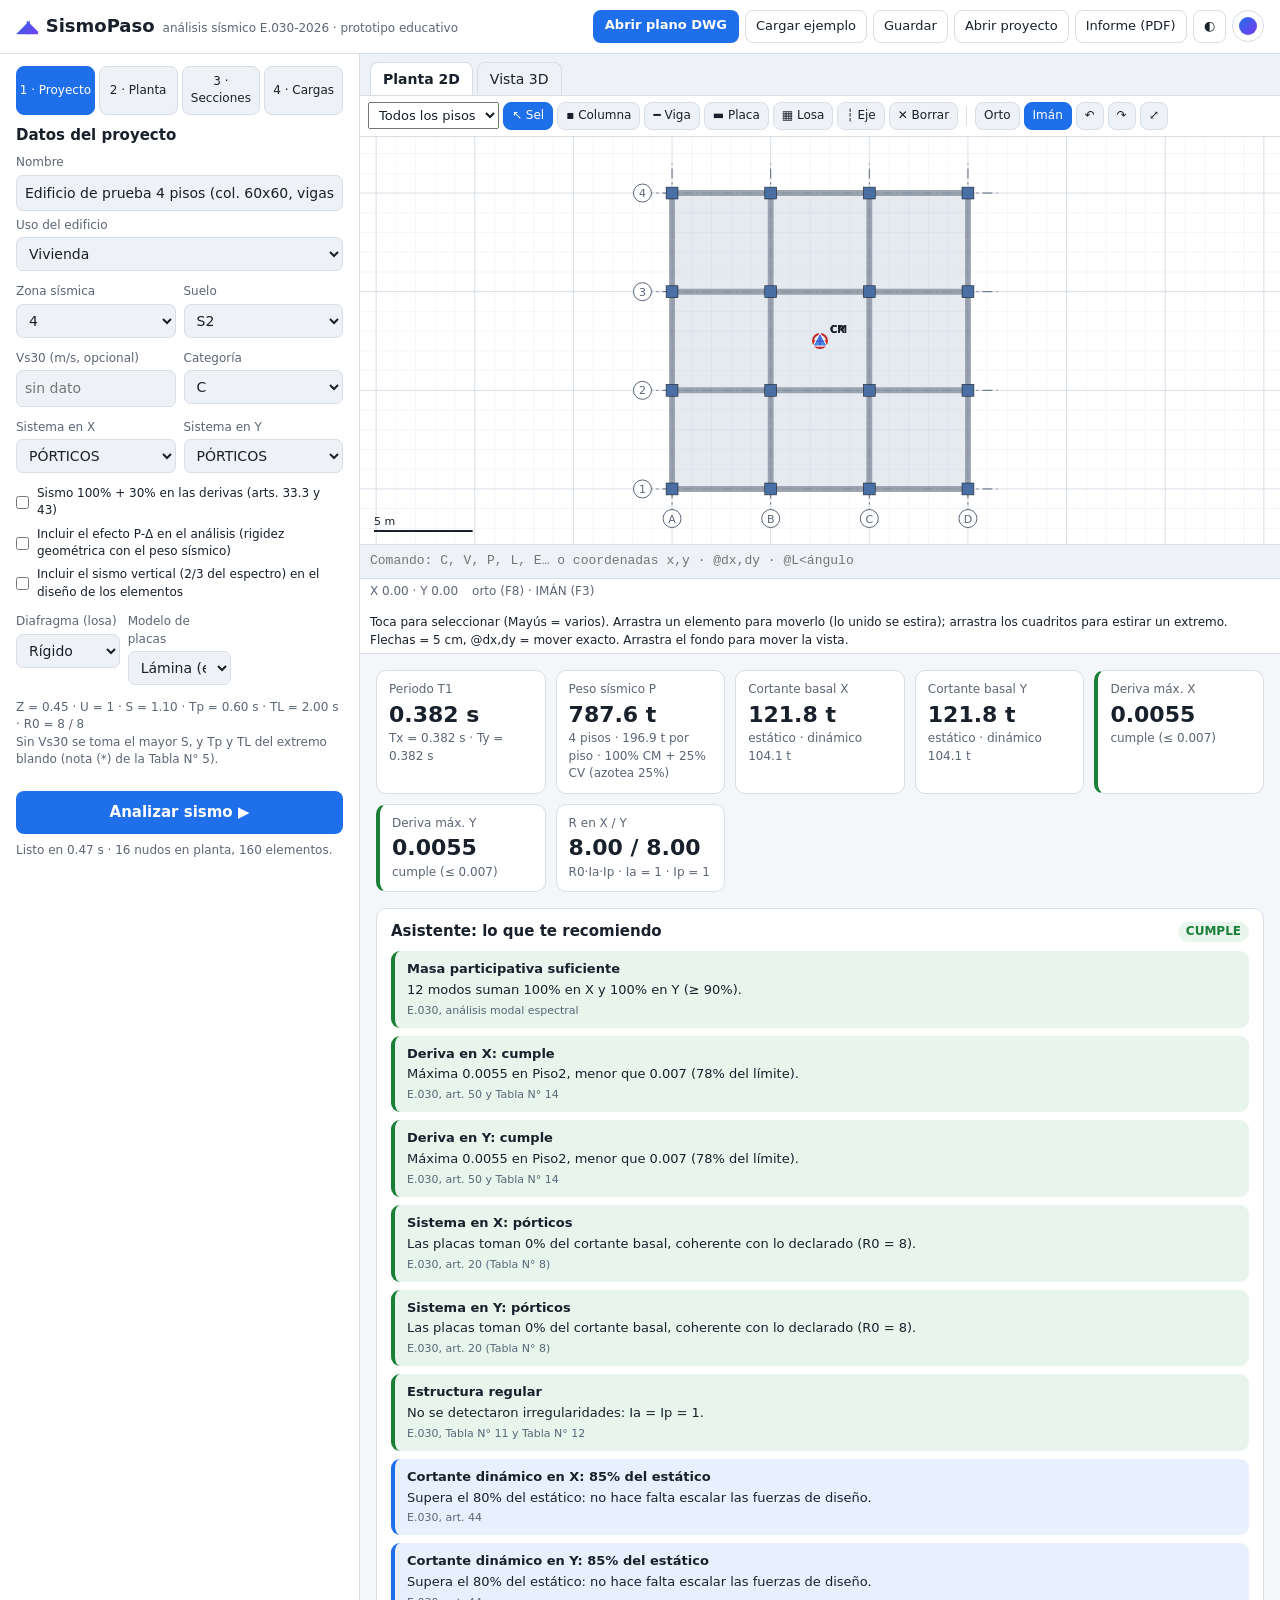
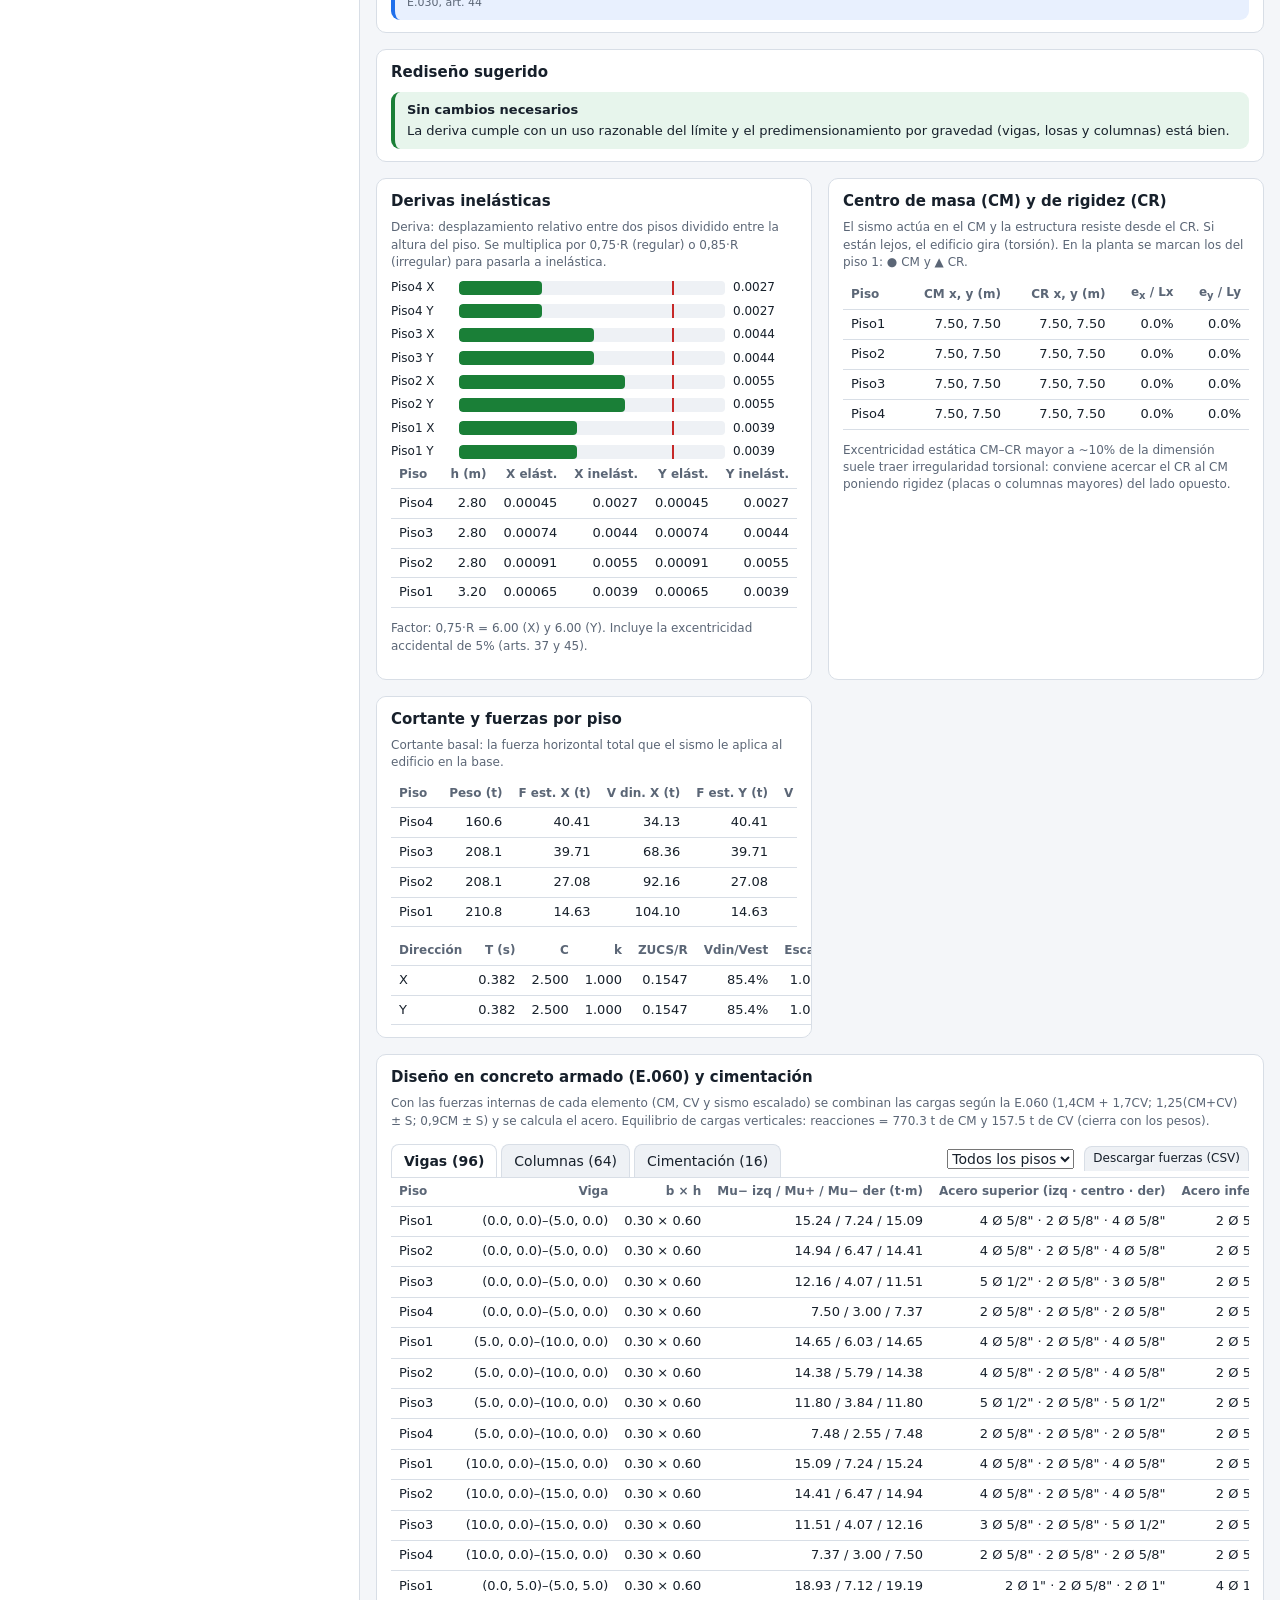
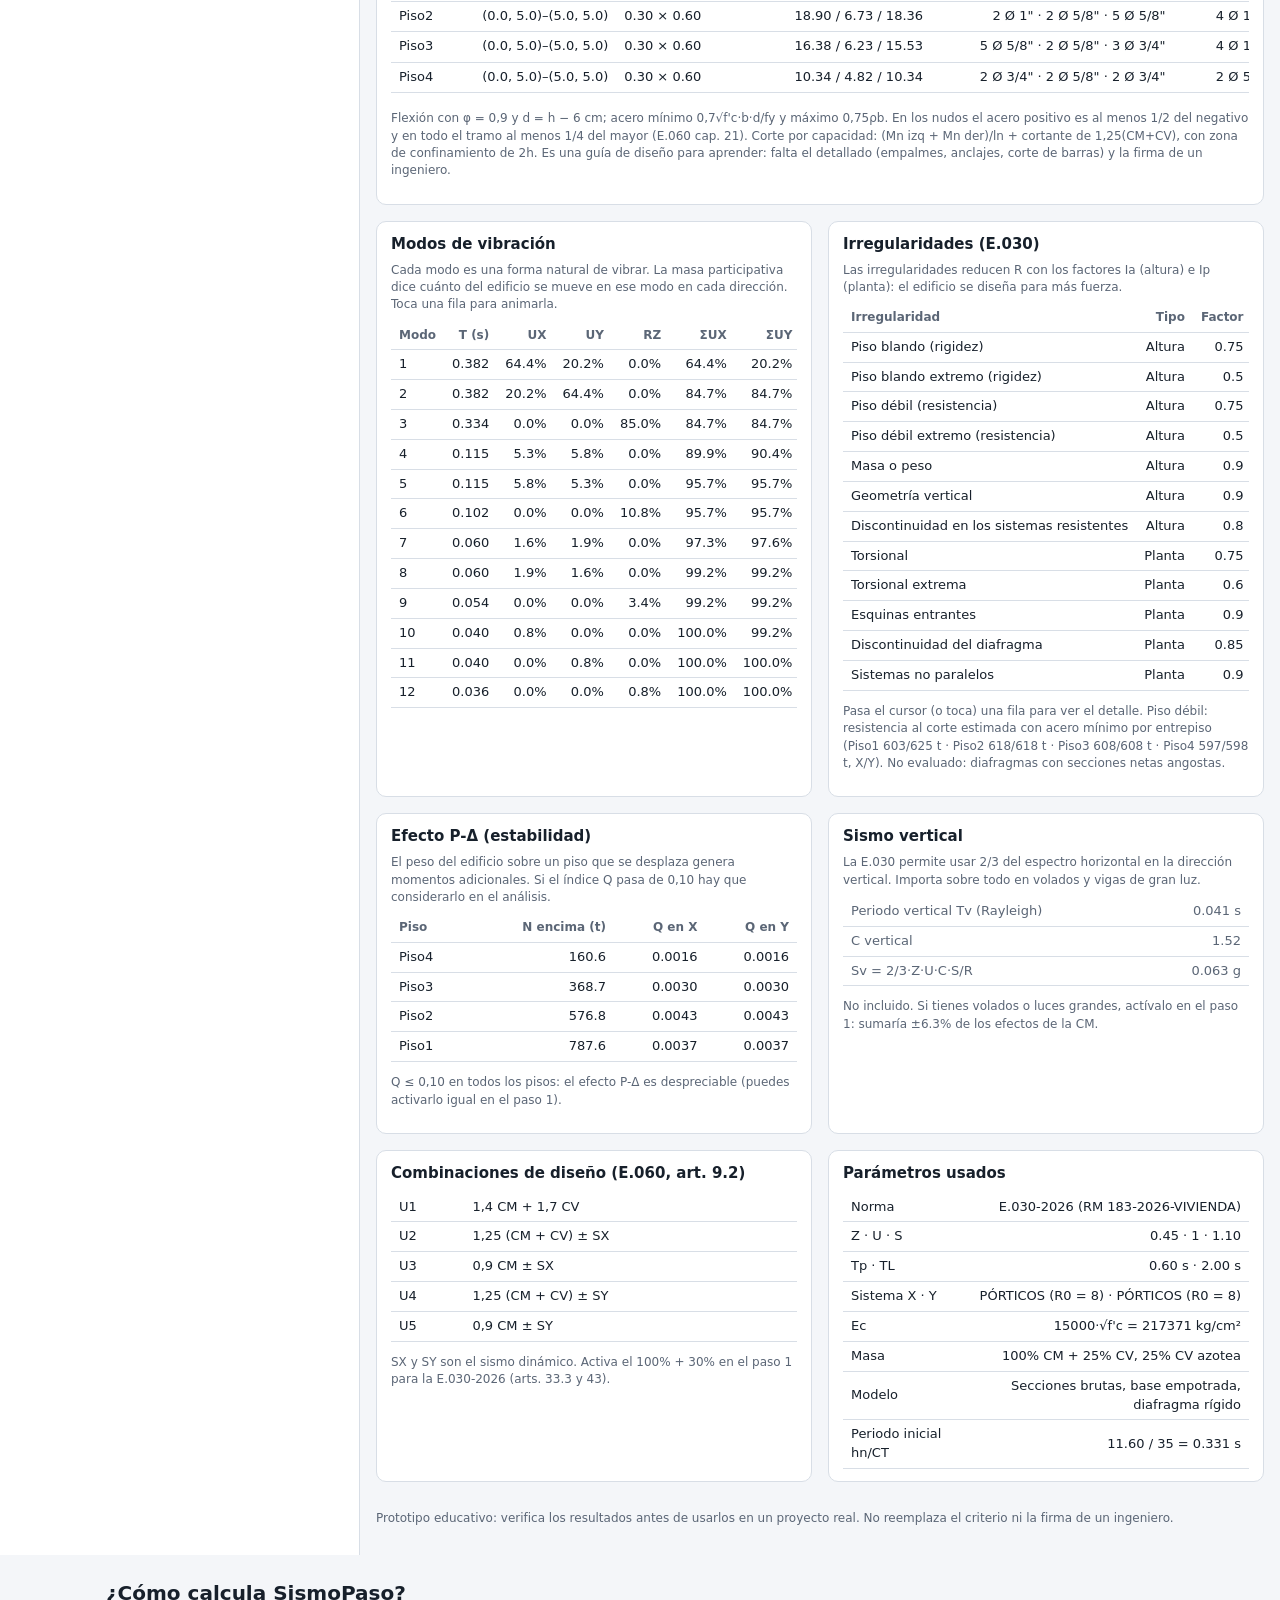
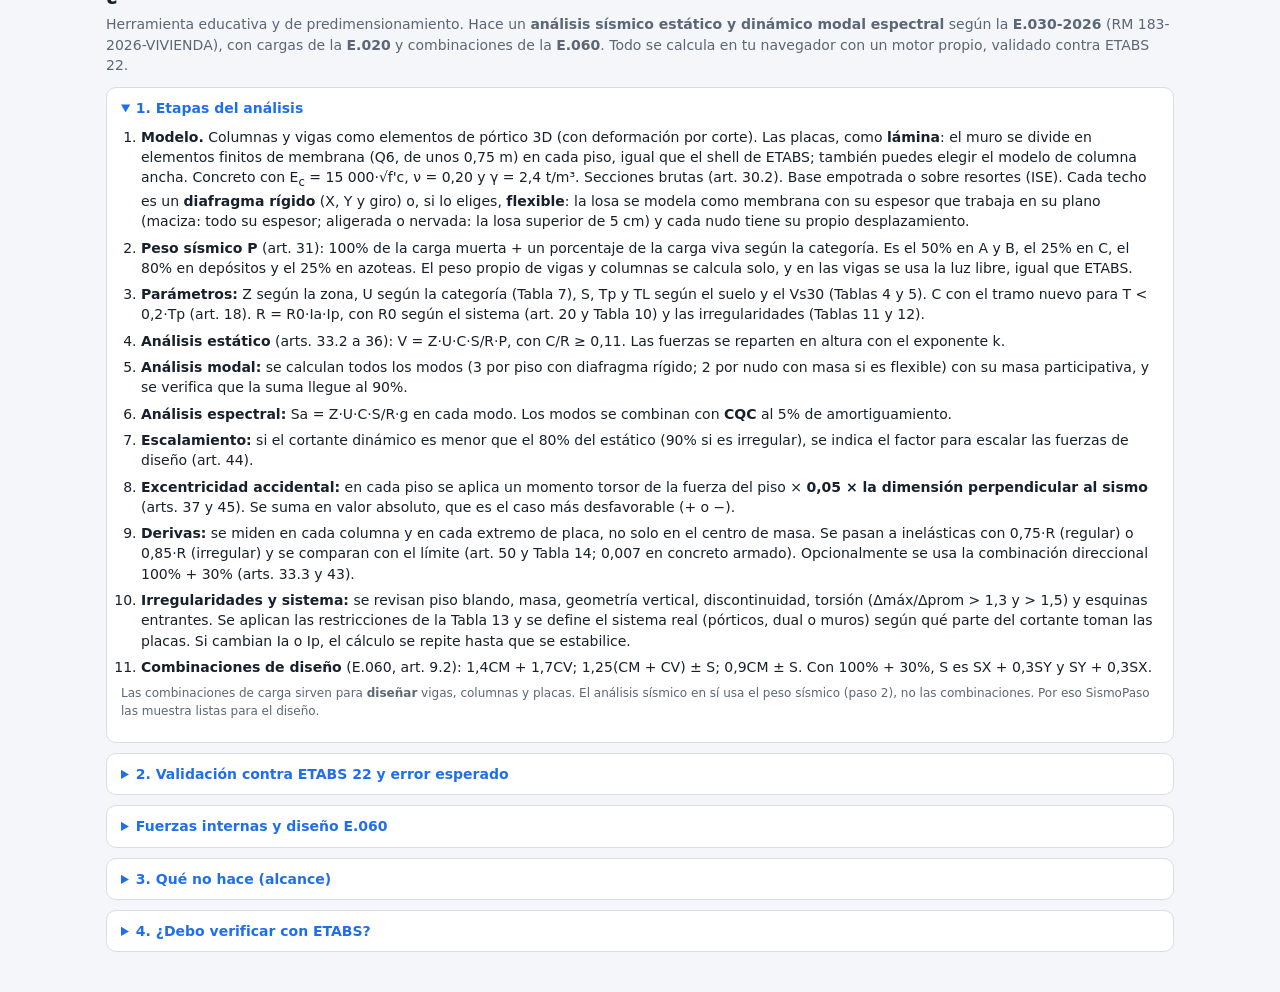
<file: sismo/index.html>
<!doctype html>
<html lang="es">
<head>
<meta charset="utf-8">
<meta name="viewport" content="width=device-width, initial-scale=1">
<title>SismoPaso: análisis sísmico E.030 online y gratis</title>
<meta name="description" content="SismoPaso hace el análisis sísmico de edificios según la norma peruana E.030 en el navegador: análisis estático y modal espectral, derivas, irregularidades, visor 3D y asistente normativo. Gratis, para estudiantes de ingeniería civil.">
<link rel="canonical" href="https://alex1525-cloud.github.io/calcupaso/sismo/">
<meta name="robots" content="index,follow">
<meta name="theme-color" content="#7F1D1D">
<meta property="og:type" content="website">
<meta property="og:locale" content="es_PE">
<meta property="og:site_name" content="SismoPaso">
<meta property="og:title" content="SismoPaso: análisis sísmico E.030 online">
<meta property="og:description" content="Análisis sísmico según la E.030 en el navegador, con visor 3D, derivas, irregularidades y asistente normativo.">
<meta property="og:url" content="https://alex1525-cloud.github.io/calcupaso/sismo/">
<meta property="og:image" content="https://alex1525-cloud.github.io/calcupaso/sismo/og.jpg">
<meta property="og:image:width" content="1200">
<meta property="og:image:height" content="630">
<meta name="twitter:card" content="summary_large_image">
<script type="application/ld+json">{"@context":"https://schema.org","@type":"WebApplication","name":"SismoPaso","url":"https://alex1525-cloud.github.io/calcupaso/sismo/","description":"Análisis sísmico de edificios según la norma peruana E.030 en el navegador: análisis estático y modal espectral, derivas, irregularidades, visor 3D y asistente normativo.","applicationCategory":"EducationalApplication","operatingSystem":"Cualquiera (navegador web)","inLanguage":"es","isAccessibleForFree":true,"offers":{"@type":"Offer","price":"0","priceCurrency":"PEN"},"image":"https://alex1525-cloud.github.io/calcupaso/sismo/og.jpg"}</script>
<link rel="stylesheet" href="src/app.css?v=20261116k">
</head>
<body>
<header class="top">
  <div class="brand"><span class="logo">◢◣</span> SismoPaso <small>análisis sísmico E.030-2026 · prototipo educativo</small></div>
  <div class="top-actions">
    <label class="primary-s file" title="Abrir un plano de AutoCAD o Civil 3D (.dwg o .dxf)">Abrir plano DWG<input id="filePlanoTop" type="file" accept=".dwg,.dxf"></label>
    <button id="btnEjemplo" class="ghost">Cargar ejemplo</button>
    <button id="btnGuardar" class="ghost">Guardar</button>
    <label class="ghost file" title="Abrir un proyecto guardado (.json)">Abrir proyecto<input id="fileAbrir" type="file" accept=".json"></label>
    <button id="btnInforme" class="ghost">Informe (PDF)</button>
    <button id="btnTema" class="ghost" title="Tema claro u oscuro">◐</button>
    <div class="palwrap"><button id="palbtn" class="palbtn" aria-expanded="false" aria-label="Elegir colores" title="Colores"><i></i></button>
      <div class="palpop" id="palpop" hidden>
        <button data-pal="azul"><i></i>Azul</button><button data-pal="rosa"><i></i>Rosado</button><button data-pal="rojo"><i></i>Rojo</button>
        <button data-pal="violeta"><i></i>Violeta</button><button data-pal="verde"><i></i>Verde</button><button data-pal="negro"><i></i>Negro</button>
      </div></div>
  </div>
</header>

<main class="layout">
  <aside class="panel" id="panel">
    <nav class="steps" id="steps">
      <button data-step="1" class="on">1 · Proyecto</button>
      <button data-step="2">2 · Planta</button>
      <button data-step="3">3 · Secciones</button>
      <button data-step="4">4 · Cargas</button>
    </nav>

    <section class="step" data-step="1">
      <h3>Datos del proyecto</h3>
      <label>Nombre <input id="nombre" type="text"></label>
      <label>Uso del edificio
        <select id="uso"></select>
      </label>
      <div class="row">
        <label>Zona sísmica <select id="zona"><option>4</option><option>3</option><option>2</option><option>1</option></select></label>
        <label>Suelo <select id="suelo"><option>S0</option><option>S1</option><option selected>S2</option><option>S3</option><option>S4</option></select></label>
      </div>
      <div class="row">
        <label>Vs30 (m/s, opcional) <input id="vs30" type="number" min="0" step="10" placeholder="sin dato"></label>
        <label>Categoría <select id="categoria"><option>A1</option><option>A2</option><option>B</option><option selected>C</option></select></label>
      </div>
      <div class="row">
        <label>Sistema en X <select id="sistemaX"><option>PÓRTICOS</option><option>DUAL</option><option>MUROS</option><option>ALBAÑILERÍA</option></select></label>
        <label>Sistema en Y <select id="sistemaY"><option>PÓRTICOS</option><option>DUAL</option><option>MUROS</option><option>ALBAÑILERÍA</option></select></label>
      </div>
      <label class="check"><input id="dir30" type="checkbox"> Sismo 100% + 30% en las derivas (arts. 33.3 y 43)</label>
      <label class="check"><input id="pDelta" type="checkbox"> Incluir el efecto P-Δ en el análisis (rigidez geométrica con el peso sísmico)</label>
      <label class="check"><input id="vertical" type="checkbox"> Incluir el sismo vertical (2/3 del espectro) en el diseño de los elementos</label>
      <div class="row3">
        <label>Diafragma (losa) <select id="diafragma" title="Rígido: cada piso se mueve como un bloque. Flexible: la losa se modela con su rigidez real en su plano (plantas largas, losas delgadas o con aberturas grandes)."><option value="rigido">Rígido</option><option value="flexible">Flexible (losa con su rigidez real)</option></select></label>
        <label>Modelo de placas <select id="modeloPlaca" title="Lámina: el muro se divide en elementos finitos (como ETABS). Columna ancha: una barra en el eje del muro."><option value="lamina">Lámina (elementos finitos)</option><option value="columna">Columna ancha</option></select></label>
      </div>
      <div class="hint" id="hintProyecto"></div>
    </section>

    <section class="step hidden" data-step="2">
      <h3>Pisos</h3>
      <div class="row3">
        <label>N.º de pisos <input id="nPisos" type="number" min="1" max="30"></label>
        <label>Altura piso 1 (m) <input id="h1" type="number" step="0.05"></label>
        <label>Altura típica (m) <input id="h" type="number" step="0.05"></label>
      </div>
      <h3>Planta</h3>
      <p class="hint">Dibuja en la pestaña <b>Planta 2D</b> como en AutoCAD (todos los pisos usan esta planta), o trae tu plano.</p>
      <div class="btns">
        <button id="btnDxf" class="secondary">Importar plano DWG / DXF</button>
        <button id="btnLosas" class="ghost">Losas automáticas</button>
      </div>
      <details class="rapido">
        <summary>Generar un pórtico rápido con luces</summary>
        <label>Luces en X (m, separadas por comas) <input id="ejesX" type="text"></label>
        <label>Luces en Y (m) <input id="ejesY" type="text"></label>
        <button id="btnGenerar" class="ghost">Generar (reemplaza la planta)</button>
      </details>
      <details class="rapido">
        <summary>Comandos del editor</summary>
        <table class="wrap ayuda"><tbody>
          <tr><td><b>C</b></td><td>Columna</td></tr><tr><td><b>V</b></td><td>Viga (encadenada; Esc termina)</td></tr>
          <tr><td><b>P</b></td><td>Placa</td></tr><tr><td><b>L</b></td><td>Losa (toca dentro de un paño)</td></tr>
          <tr><td><b>LA</b></td><td>Losas automáticas</td></tr><tr><td><b>E</b></td><td>Eje</td></tr>
          <tr><td><b>S</b> / <b>B</b></td><td>Seleccionar / Borrar</td></tr>
          <tr><td><b>x,y</b></td><td>Punto absoluto</td></tr><tr><td><b>@dx,dy</b></td><td>Punto relativo</td></tr>
          <tr><td><b>@L&lt;ángulo</b></td><td>Polar (ej. @5&lt;90)</td></tr><tr><td><b>5</b></td><td>Distancia en la dirección del cursor</td></tr>
          <tr><td><b>F8</b> / <b>F3</b></td><td>Orto / Imán</td></tr><tr><td><b>Ctrl+Z</b> / <b>Ctrl+Y</b></td><td>Deshacer / Rehacer</td></tr>
          <tr><td><b>Z</b></td><td>Zoom a todo · rueda: zoom · arrastrar: mover</td></tr>
        </tbody></table>
      </details>
      <div class="hint" id="hintPlano"></div>
    </section>

    <section class="step hidden" data-step="3">
      <h3>Elemento seleccionado</h3>
      <div id="propSel" class="hint">Usa la herramienta Seleccionar (S) en la planta para editar una columna, viga o placa.</div>
      <h3>Secciones para los elementos nuevos</h3>
      <div class="row3">
        <label>Columna b (m) <input id="colB" type="number" step="0.05"></label>
        <label>Columna h (m) <input id="colH" type="number" step="0.05"></label>
        <label>Giro (°) <input id="colAng" type="number" step="5"></label>
      </div>
      <div class="row3">
        <label>Forma de columna <select id="colForma"><option value="rect">Rectangular</option><option value="circ">Circular (D = b)</option><option value="L">En L</option><option value="T">En T</option></select></label>
        <label>Espesor del ala t (m) <input id="colT" type="number" step="0.05"></label>
      </div>
      <div class="row3">
        <label>Viga b (m) <input id="vigB" type="number" step="0.05"></label>
        <label>Viga h (m) <input id="vigH" type="number" step="0.05"></label>
        <label>Placa t (m) <input id="placaT" type="number" step="0.05"></label>
      </div>
      <div class="row3">
        <label>Placas/muros nuevos de <select id="placaMat"><option value="conc">Concreto armado</option><option value="alb">Albañilería confinada</option></select></label>
        <label>f'm albañilería (kg/cm²) <input id="fm" type="number" step="5" title="E.070: King Kong industrial 65, sólido artesanal 35"></label>
        <label>v'm (kg/cm²) <input id="vm" type="number" step="0.1"></label>
      </div>
      <div class="btns"><button id="btnTodasCol" class="ghost small">Aplicar a todas las columnas</button><button id="btnTodasVig" class="ghost small">… a todas las vigas</button><button id="btnTodasPla" class="ghost small">… a todas las placas</button></div>
      <h3>Losa</h3>
      <div class="row">
        <label>Tipo de losa <select id="losaTipo"></select></label>
        <label>Espesor h (m) <input id="losaH" type="number" step="0.01"></label>
      </div>
      <div class="hint" id="hintLosa"></div>
      <h3>Materiales</h3>
      <div class="row">
        <label>f'c (kg/cm²) <input id="fc" type="number" step="5"></label>
        <label>fy del acero (kg/cm²) <input id="fy" type="number" step="100"></label>
      </div>
      <button id="btnPredim" class="secondary">Sugerir predimensionamiento</button>
      <div id="predim" class="tips"></div>
    </section>

    <section class="step hidden" data-step="4">
      <h3>Cargas (E.020)</h3>
      <div class="row">
        <label>CM adicional pisos (kg/m²) <input id="cm" type="number" step="10" title="Acabados + tabiquería (el peso de la losa se suma solo)"></label>
        <label>CM adicional azotea (kg/m²) <input id="cmRoof" type="number" step="10"></label>
      </div>
      <div class="row">
        <label>CV pisos (kg/m²) <input id="cv" type="number" step="10"></label>
        <label>CV azotea (kg/m²) <input id="cvRoof" type="number" step="10"></label>
      </div>
      <div class="row">
        <label>CV escaleras (kg/m²) <input id="cvEsc" type="number" step="10"></label>
      </div>
      <div class="hint" id="hintCargas"></div>
      <h3>Cimentación</h3>
      <div class="row">
        <label>Capacidad portante qadm (kg/cm²) <input id="qadm" type="number" step="0.1" title="Del estudio de mecánica de suelos (EMS)"></label>
        <label>Profundidad de desplante Df (m) <input id="Df" type="number" step="0.1"></label>
      </div>
      <div class="hint">Con estos datos y las reacciones del análisis se dimensionan zapatas y cimientos corridos (en los resultados).</div>
      <label class="check"><input id="ise" type="checkbox"> Interacción suelo-estructura: resortes en la base según el suelo (Gazetas) en vez de base empotrada</label>
    </section>

    <div id="revision" class="tips"></div>
    <button id="btnAnalizar" class="primary">Analizar sismo ▶</button>
    <div id="estado" class="estado"></div>
  </aside>

  <section class="vista">
    <div class="tabs-vista">
      <button data-vista="planta" class="on">Planta 2D</button>
      <button data-vista="3d">Vista 3D</button>
    </div>
    <div class="cad-wrap" id="cadWrap">
      <div class="cad-bar" id="cadBar">
        <select id="pisoVista" title="Piso que se edita (como los niveles de Revit). En «Todos los pisos», lo que dibujes va en todos."><option value="0">Todos los pisos</option></select>
        <button data-h="sel" class="on" title="Seleccionar (S)">↖ Sel</button>
        <button data-h="col" title="Columna (C)">▪ Columna</button>
        <button data-h="viga" title="Viga (V)">━ Viga</button>
        <button data-h="placa" title="Placa (P)">▬ Placa</button>
        <button data-h="losa" title="Losa (L)">▦ Losa</button>
        <button data-h="eje" title="Eje (E)">┆ Eje</button>
        <button data-h="borrar" title="Borrar (B)">✕ Borrar</button>
        <span class="sep"></span>
        <button id="cadOrto" title="Orto (F8)">Orto</button>
        <button id="cadIman" class="on" title="Imán (F3)">Imán</button>
        <button id="cadDeshacer" title="Deshacer (Ctrl+Z)">↶</button>
        <button id="cadRehacer" title="Rehacer (Ctrl+Y)">↷</button>
        <button id="cadZoom" title="Zoom a todo (Z)">⤢</button>
      </div>
      <svg id="cad" class="cad"></svg>
      <div class="cad-pie">
        <input id="cmd" class="cmd" type="text" autocomplete="off" spellcheck="false" placeholder="Comando: C, V, P, L, E… o coordenadas x,y · @dx,dy · @L<ángulo">
        <div id="cadEstado" class="cad-estado"></div>
      </div>
    </div>
    <div class="visor-wrap hidden" id="visorWrap">
      <div id="visor" class="visor"></div>
      <div class="visor-bar">
        <select id="modoVista">
          <option value="modelo">Modelo</option>
          <option value="deriva">Derivas por piso</option>
        </select>
        <select id="selModo"></select>
        <label class="mini">Escala <input id="escala" type="range" min="0" max="100" value="45"></label>
        <button id="btnVista" class="ghost small">Vista inicial</button>
      </div>
      <div id="leyenda" class="leyenda"></div>
    </div>

    <div class="resultados" id="resultados">
      <div class="vacio">Arma tu edificio a la izquierda y pulsa <b>Analizar sismo</b>. El modelo de ejemplo (4 pisos, columnas de 60x60) ya está cargado.</div>
    </div>
  </section>
</main>

<section class="metodo" id="metodo">
  <h2>¿Cómo calcula SismoPaso?</h2>
  <p class="metodo-intro">Herramienta educativa y de predimensionamiento. Hace un <b>análisis sísmico estático y dinámico modal espectral</b> según la <b>E.030-2026</b> (RM 183-2026-VIVIENDA), con cargas de la <b>E.020</b> y combinaciones de la <b>E.060</b>. Todo se calcula en tu navegador con un motor propio, validado contra ETABS 22.</p>

  <details open><summary>1. Etapas del análisis</summary>
    <ol class="etapas">
      <li><b>Modelo.</b> Columnas y vigas como elementos de pórtico 3D (con deformación por corte). Las placas, como <b>lámina</b>: el muro se divide en elementos finitos de membrana (Q6, de unos 0,75 m) en cada piso, igual que el shell de ETABS; también puedes elegir el modelo de columna ancha. Concreto con E<sub>c</sub> = 15 000·√f'c, ν = 0,20 y γ = 2,4 t/m³. Secciones brutas (art. 30.2). Base empotrada o sobre resortes (ISE). Cada techo es un <b>diafragma rígido</b> (X, Y y giro) o, si lo eliges, <b>flexible</b>: la losa se modela como membrana con su espesor que trabaja en su plano (maciza: todo su espesor; aligerada o nervada: la losa superior de 5 cm) y cada nudo tiene su propio desplazamiento.</li>
      <li><b>Peso sísmico P</b> (art. 31): 100% de la carga muerta + un porcentaje de la carga viva según la categoría. Es el 50% en A y B, el 25% en C, el 80% en depósitos y el 25% en azoteas. El peso propio de vigas y columnas se calcula solo, y en las vigas se usa la luz libre, igual que ETABS.</li>
      <li><b>Parámetros:</b> Z según la zona, U según la categoría (Tabla 7), S, Tp y TL según el suelo y el Vs30 (Tablas 4 y 5). C con el tramo nuevo para T &lt; 0,2·Tp (art. 18). R = R0·Ia·Ip, con R0 según el sistema (art. 20 y Tabla 10) y las irregularidades (Tablas 11 y 12).</li>
      <li><b>Análisis estático</b> (arts. 33.2 a 36): V = Z·U·C·S/R·P, con C/R ≥ 0,11. Las fuerzas se reparten en altura con el exponente k.</li>
      <li><b>Análisis modal:</b> se calculan todos los modos (3 por piso con diafragma rígido; 2 por nudo con masa si es flexible) con su masa participativa, y se verifica que la suma llegue al 90%.</li>
      <li><b>Análisis espectral:</b> Sa = Z·U·C·S/R·g en cada modo. Los modos se combinan con <b>CQC</b> al 5% de amortiguamiento.</li>
      <li><b>Escalamiento:</b> si el cortante dinámico es menor que el 80% del estático (90% si es irregular), se indica el factor para escalar las fuerzas de diseño (art. 44).</li>
      <li><b>Excentricidad accidental:</b> en cada piso se aplica un momento torsor de la fuerza del piso × <b>0,05 × la dimensión perpendicular al sismo</b> (arts. 37 y 45). Se suma en valor absoluto, que es el caso más desfavorable (+ o −).</li>
      <li><b>Derivas:</b> se miden en cada columna y en cada extremo de placa, no solo en el centro de masa. Se pasan a inelásticas con 0,75·R (regular) o 0,85·R (irregular) y se comparan con el límite (art. 50 y Tabla 14; 0,007 en concreto armado). Opcionalmente se usa la combinación direccional 100% + 30% (arts. 33.3 y 43).</li>
      <li><b>Irregularidades y sistema:</b> se revisan piso blando, masa, geometría vertical, discontinuidad, torsión (Δmáx/Δprom &gt; 1,3 y &gt; 1,5) y esquinas entrantes. Se aplican las restricciones de la Tabla 13 y se define el sistema real (pórticos, dual o muros) según qué parte del cortante toman las placas. Si cambian Ia o Ip, el cálculo se repite hasta que se estabilice.</li>
      <li><b>Combinaciones de diseño</b> (E.060, art. 9.2): 1,4CM + 1,7CV; 1,25(CM + CV) ± S; 0,9CM ± S. Con 100% + 30%, S es SX + 0,3SY y SY + 0,3SX.</li>
    </ol>
    <p class="hint">Las combinaciones de carga sirven para <b>diseñar</b> vigas, columnas y placas. El análisis sísmico en sí usa el peso sísmico (paso 2), no las combinaciones. Por eso SismoPaso las muestra listas para el diseño.</p>
  </details>

  <details><summary>2. Validación contra ETABS 22 y error esperado</summary>
    <p>Se modelaron los mismos 6 edificios en ETABS 22 y en SismoPaso (zona 4, suelo S2, f'c 210, E.030-2026):</p>
    <div class="scroll"><table class="wrap"><thead><tr><th>Caso</th><th>T1 (s) Sismo / ETABS</th><th>V dinámico X (t)</th><th>Deriva máx.</th><th>Diferencia</th></tr></thead><tbody>
      <tr><td>Pórticos 60×60, 4 pisos</td><td>0,382 / 0,382</td><td>104,10 / 104,10</td><td>0,0055 / 0,0055</td><td>&lt; 0,5%</td></tr>
      <tr><td>Pórticos 40×40</td><td>0,610 / 0,610</td><td>84,67 / 84,70</td><td>0,0127 / 0,0127</td><td>&lt; 0,5%</td></tr>
      <tr><td>Planta en L (esquinas entrantes)</td><td>0,563 / 0,563</td><td>59,05 / 59,05</td><td>0,0147 / 0,0147</td><td>&lt; 0,5%</td></tr>
      <tr><td>Torsión extrema (placas en un borde)</td><td>0,612 / 0,611</td><td>179,45 / 179,69</td><td>0,0148 / 0,0148</td><td>&lt; 0,5%</td></tr>
      <tr><td>Muros de concreto</td><td>0,174 / 0,172</td><td>124,87 / 124,15</td><td>0,0011 / 0,0011</td><td>≈ 1%</td></tr>
      <tr><td>Dual (pórticos + placas)</td><td>0,170 / 0,169</td><td>109,91 / 109,39</td><td>0,0010 / 0,0010</td><td>≈ 1%</td></tr>
    </tbody></table></div>
    <p><b>Error esperado:</b> en <b>pórticos</b>, menos de 0,5% en periodos, peso, cortantes y derivas. El peso sísmico y el cortante estático coinciden exacto. En edificios con <b>placas</b> modeladas como lámina, el periodo sale cerca de 1% mayor y el cortante dinámico cerca de 0,5% mayor (con la columna ancha la diferencia sube a ~3%). La pequeña diferencia viene de que ETABS usa un shell con 6 grados de libertad por nudo y SismoPaso una membrana más la flexión fuera del plano en el eje del muro.</p>
  </details>

  <details><summary>Fuerzas internas y diseño E.060</summary>
    <ul>
      <li><b>Cargas de gravedad:</b> el peso propio de vigas, columnas y placas, más la CM y la CV de cada paño. La losa se reparte a sus vigas: en una dirección va a las vigas largas, y en dos direcciones por el método de los 45° (triángulos y trapecios). Se verifica que las reacciones sumen el peso total.</li>
      <li><b>Sismo:</b> fuerzas de cada modo combinadas con CQC, escaladas igual que el cortante basal, más la torsión accidental.</li>
      <li><b>Combinaciones (E.060 cap. 9):</b> 1,4CM + 1,7CV; 1,25(CM+CV) ± S; 0,9CM ± S. Las fuerzas se pueden descargar en CSV.</li>
      <li><b>P-Δ:</b> se calcula el índice de estabilidad Q = N·Δ/(V·h·R) en cada piso; si pasa de 0,10 se recomienda activar el P-Δ, que agrega la rigidez geométrica −N/h a cada entrepiso.</li>
      <li><b>Sismo vertical (opcional):</b> 2/3 del espectro horizontal con el periodo vertical (Rayleigh con la deformada de la carga muerta); sus efectos se combinan con los horizontales por raíz cuadrada de la suma de cuadrados.</li>
      <li><b>Piso débil y sistemas no paralelos:</b> la resistencia al corte de cada entrepiso se estima con acero mínimo (columnas 1%, placas 0,25%), comparando con el piso de arriba (80% y 65%). Los ejes a 30° o más de X e Y que toman más del 10% del cortante marcan sistemas no paralelos.</li>
      <li><b>Albañilería confinada (E.070):</b> los muros se modelan como placas con Em = 500 f'm y Gm = 0,4 Em. Se revisa el espesor, el esfuerzo axial, la fisuración con el sismo moderado y la resistencia global (Σ Vm ≥ V del sismo severo). El límite de deriva es 0,005.</li>
      <li><b>Interacción suelo-estructura (opcional):</b> cada columna o placa se apoya en resortes con las rigideces de Gazetas para su zapata (tamaño por cargas de gravedad y qadm). El suelo usa G = 0,5·ρ·Vs², con el Vs30 del paso 1 o un valor típico del perfil.</li>
      <li><b>Diafragma flexible y aberturas:</b> con «Diafragma: Flexible» (paso 1) cada paño de losa es una membrana; los vacíos y escaleras quedan sin membrana, así que una abertura grande se nota sola en los periodos, las derivas y la torsión. Sirve para plantas largas o angostas, losas delgadas y pisos con grandes vacíos. Las cargas sísmicas de piso se reparten según la masa de cada nudo.</li>
      <li><b>Plantas distintas por piso:</b> en la planta eliges el piso que editas (como los niveles de Revit). Lo que dibujas va solo en ese piso, y borrar quita el elemento solo de ese piso. En el panel de propiedades cada elemento tiene «desde piso» y «hasta piso». Así se modelan retranqueos, columnas que nacen arriba y azoteas parciales.</li>
      <li><b>Diseño:</b> vigas (flexión y corte por capacidad), columnas (diagrama de interacción por fibras, biaxial), placas (núcleos, acero repartido, corte amplificado) y zapatas por capacidad portante, punzonamiento y corte.</li>
    </ul>
  </details>

  <details><summary>3. Qué no hace (alcance)</summary>
    <ul>
      <li>Análisis no lineal (pushover) y tiempo-historia: la E.030 no los exige para edificios comunes y aquí no se incluyen.</li>
      <li>Secciones agrietadas: se usan secciones brutas, como pide el art. 30.2.</li>
      <li>El diafragma flexible usa un elemento por paño de losa: es exacto para paños rectangulares y aproximado en paños muy irregulares.</li>
    </ul>
  </details>

  <details><summary>4. ¿Debo verificar con ETABS?</summary>
    <p>Para <b>aprender, predimensionar y comparar alternativas</b> SismoPaso es suficiente, y cada resultado cita su artículo de la norma. Para un <b>expediente técnico o una obra real</b>, el análisis debe verificarse con un programa comercial (ETABS, SAP2000 u otro) y debe firmarlo un ingeniero civil colegiado y habilitado. Eso es aún más importante si el edificio tiene placas, irregularidades fuertes o alguno de los límites de arriba.</p>
  </details>
</section>

<div id="informe" class="informe"></div>

<dialog id="dlgDxf" class="dlg">
  <h3>Importar plano DWG o DXF</h3>
  <p class="hint">Sube el <b>DWG</b> de AutoCAD o Civil 3D tal cual, o un <b>DXF</b>. Se lee en tu navegador: el archivo no se sube a ningún lado. Si algún DWG no abre, en AutoCAD usa <b>Guardar como → DXF</b> y súbelo así.</p>
  <div class="btns">
    <label class="ghost file">Elegir archivo .dwg o .dxf<input id="fileDxf" type="file" accept=".dwg,.dxf"></label>
    <button id="btnDxfEjemplo" class="ghost">Usar un DXF de ejemplo</button>
  </div>
  <div id="dxfInfo"></div>
  <div class="btns fin">
    <button id="btnDxfCancelar" class="ghost">Cancelar</button>
    <button id="btnDxfImportar" class="primary-s" disabled>Importar</button>
  </div>
</dialog>

<script src="lib/three.min.js?v=20261116k"></script>
<script src="lib/OrbitControls.js?v=20261116k"></script>
<script src="src/solver.js?v=20261116k"></script>
<script src="src/e030.js?v=20261116k"></script>
<script src="src/irreg.js?v=20261116k"></script>
<script src="src/plano.js?v=20261116k"></script>
<script src="src/dxf.js?v=20261116k"></script>
<script src="src/cad.js?v=20261116k"></script>
<script src="src/asistente.js?v=20261116k"></script>
<script src="src/rediseno.js?v=20261116k"></script>
<script src="src/fuerzas.js?v=20261116k"></script>
<script src="src/diseno.js?v=20261116k"></script>
<script src="src/ise.js?v=20261116k"></script>
<script src="src/visor.js?v=20261116k"></script>
<script src="src/app.js?v=20261116k"></script>
</body>
</html>
</file>
<file: sismo/src/app.css>
:root {
  --bg: #f4f6f9; --surface: #ffffff; --surface2: #eef1f5; --text: #17202b; --muted: #5b6676; --border: #d8dee6;
  --accent: #1f6feb; --accent-ink: #ffffff; --ok: #1a7f37; --warn: #b35900; --bad: #c62828;
  --ok-bg: #e7f5ec; --warn-bg: #fff3e0; --bad-bg: #fdecec; --info-bg: #e8f0fe;
  --col: #4a6fa5; --beam: #8c96a3; --wall: #e8862a; --slab: #9fb3c8; --empty: #cfd5dd;
  --radius: 10px;
  font-family: system-ui, -apple-system, "Segoe UI", Roboto, sans-serif;
}
@media (prefers-color-scheme: dark) {
  :root:not([data-theme="light"]) {
    --bg: #0f141b; --surface: #171e27; --surface2: #1f2833; --text: #e6ebf1; --muted: #9aa6b4; --border: #2c3744;
    --accent: #4c8dff; --ok: #3fb950; --warn: #f0a24b; --bad: #ff6b6b;
    --ok-bg: #12301d; --warn-bg: #3a2810; --bad-bg: #3d1717; --info-bg: #15263f;
    --col: #6f94d0; --beam: #7b8796; --wall: #f0a24b; --slab: #50657c; --empty: #2c3744;
  }
}
:root[data-theme="dark"] {
  --bg: #0f141b; --surface: #171e27; --surface2: #1f2833; --text: #e6ebf1; --muted: #9aa6b4; --border: #2c3744;
  --accent: #4c8dff; --ok: #3fb950; --warn: #f0a24b; --bad: #ff6b6b;
  --ok-bg: #12301d; --warn-bg: #3a2810; --bad-bg: #3d1717; --info-bg: #15263f;
  --col: #6f94d0; --beam: #7b8796; --wall: #f0a24b; --slab: #50657c; --empty: #2c3744;
}
* { box-sizing: border-box; }
html, body { margin: 0; background: var(--bg); color: var(--text); }
body { font-size: 14px; line-height: 1.45; }
button, input, select { font: inherit; color: inherit; }
.top { display: flex; align-items: center; justify-content: space-between; gap: 12px; padding: 10px 16px;
  background: var(--surface); border-bottom: 1px solid var(--border); flex-wrap: wrap; }
.brand { font-weight: 700; font-size: 18px; display: flex; align-items: baseline; gap: 8px; flex-wrap: wrap; }
.brand small { font-weight: 400; color: var(--muted); font-size: 12px; }
.logo { color: var(--accent); letter-spacing: -3px; }
.top-actions { display: flex; gap: 6px; flex-wrap: wrap; }
button { cursor: pointer; border-radius: 8px; border: 1px solid var(--border); background: var(--surface2); padding: 6px 12px; }
button.ghost, label.ghost { background: transparent; border: 1px solid var(--border); padding: 6px 10px; border-radius: 8px; cursor: pointer; font-size: 13px; color: var(--text); margin: 0; line-height: 1.45; display: inline-block; }
button.small { padding: 3px 8px; font-size: 12px; }
label.file input { display: none; }
button.primary { width: 100%; background: var(--accent); color: var(--accent-ink); border: none; padding: 11px; font-weight: 600; font-size: 15px; margin-top: 12px; }
button.secondary { background: var(--info-bg); border-color: transparent; }
.layout { display: grid; grid-template-columns: 360px 1fr; gap: 0; min-height: calc(100vh - 56px); }
.panel { background: var(--surface); border-right: 1px solid var(--border); padding: 12px 16px 24px; overflow-y: auto; }
.steps { display: grid; grid-template-columns: repeat(4, 1fr); gap: 4px; margin-bottom: 8px; }
.steps button { font-size: 12px; padding: 6px 2px; }
.steps button.on, .modo button.on { background: var(--accent); color: var(--accent-ink); border-color: var(--accent); }
.step h3 { margin: 10px 0 8px; font-size: 15px; }
.hidden { display: none; }
label { display: block; font-size: 12px; color: var(--muted); margin: 6px 0; }
label input, label select { display: block; width: 100%; margin-top: 3px; padding: 7px 8px; border: 1px solid var(--border); border-radius: 7px; background: var(--surface2); color: var(--text); font-size: 14px; }
label.check { display: flex; gap: 8px; align-items: center; color: var(--text); }
label.check input { width: auto; margin: 0; }
.row { display: grid; grid-template-columns: 1fr 1fr; gap: 8px; }
.row3 { display: grid; grid-template-columns: 1fr 1fr 1fr; gap: 8px; }
.hint { font-size: 12px; color: var(--muted); margin-top: 8px; }
.modo { display: flex; gap: 4px; align-items: center; flex-wrap: wrap; font-size: 12px; color: var(--muted); margin: 8px 0; }
.modo button { font-size: 12px; padding: 4px 8px; }
.planta { width: 100%; aspect-ratio: 1; background: var(--surface2); border-radius: var(--radius); touch-action: manipulation; }
.planta .pano { fill: var(--slab); fill-opacity: .45; stroke: none; cursor: pointer; }
.planta .pano.vacio { fill: var(--empty); fill-opacity: .6; }
.planta .eje { stroke: var(--beam); stroke-width: .5; }
.planta .borde { stroke: transparent; stroke-width: 3.2; cursor: pointer; }
.planta .borde:hover { stroke: var(--wall); stroke-opacity: .35; }
.planta .placa { stroke: var(--wall); stroke-width: 2.2; pointer-events: none; }
.planta .col { fill: var(--col); }
.planta text { font-size: 3.2px; fill: var(--muted); }
.estado { font-size: 12px; color: var(--muted); margin-top: 8px; min-height: 18px; }
.tips { margin-top: 10px; display: grid; gap: 8px; }
.vista { display: grid; grid-template-rows: auto minmax(420px, 62vh) auto; min-width: 0; }
.tabs-vista { display: flex; gap: 4px; padding: 8px 10px 0; background: var(--surface2); border-bottom: 1px solid var(--border); }
.tabs-vista button { border-radius: 8px 8px 0 0; border-bottom: none; background: var(--surface2); }
.tabs-vista button.on { background: var(--surface); color: var(--text); font-weight: 600; }
.cad-wrap { position: relative; display: grid; grid-template-rows: auto 1fr auto; background: var(--surface); border-bottom: 1px solid var(--border); min-height: 0; }
.cad-wrap.hidden, .visor-wrap.hidden { display: none; }
.cad-bar { display: flex; gap: 4px; flex-wrap: wrap; padding: 6px 8px; border-bottom: 1px solid var(--border); align-items: center; }
.cad-bar button { font-size: 12px; padding: 4px 8px; }
.cad-bar button.on { background: var(--accent); color: var(--accent-ink); border-color: var(--accent); }
.cad-bar .sep { width: 1px; height: 20px; background: var(--border); margin: 0 4px; }
.cad { width: 100%; height: 100%; display: block; background: var(--surface); touch-action: none; cursor: crosshair; min-height: 0; user-select: none; }
.cad .g1 { stroke: var(--border); stroke-width: .5; opacity: .6; }
.cad .g2 { stroke: var(--border); stroke-width: 1; }
.cad .losa { fill: var(--slab); fill-opacity: .28; stroke: none; }
.cad .eje { stroke: var(--muted); stroke-width: 1; stroke-dasharray: 10 4 2 4; }
.cad .burbuja { fill: var(--surface); stroke: var(--muted); }
.cad .burbuja-t { fill: var(--muted); font-size: 11px; text-anchor: middle; }
.cad .viga { stroke: var(--beam); stroke-linecap: butt; opacity: .85; }
.cad .placa { stroke: var(--wall); stroke-linecap: butt; }
.cad .columna { fill: var(--col); stroke: var(--text); stroke-width: .6; }
.cad .sel { stroke: var(--accent) !important; fill-opacity: .6; filter: drop-shadow(0 0 3px var(--accent)); }
.cad .columna.sel { fill: var(--accent); }
.cad .previa { stroke: var(--accent); stroke-width: 2; stroke-dasharray: 6 4; }
.cad .previa-col { fill: var(--accent); fill-opacity: .35; stroke: var(--accent); }
.cad .iman { fill: none; stroke: #e5b000; stroke-width: 2; }
.cad .losa.escalera { fill: var(--warn-bg); } .cad .losa.vacio { fill: transparent; } .cad .losa.maciza { fill-opacity: .55; }
.cad .simb { stroke: var(--muted); stroke-width: 1; fill: none; pointer-events: none; }
.cad .mk-cm { fill: none; stroke: var(--bad); stroke-width: 2; } .cad .mk-l { stroke: var(--bad); stroke-width: 1.5; }
.cad .mk-cr { fill: var(--accent); fill-opacity: .8; stroke: var(--surface); stroke-width: 1; } .cad .mk-t { font-size: 10px; font-weight: 700; fill: var(--text); }
.cad .grip { fill: var(--surface); stroke: var(--accent); stroke-width: 2; cursor: move; }
.cad .cruz { stroke: var(--text); stroke-width: .8; opacity: .6; }
.cad .cota { fill: var(--accent); font-size: 12px; font-weight: 600; paint-order: stroke; stroke: var(--surface); stroke-width: 3px; }
.cad .escala { stroke: var(--text); stroke-width: 2; }
.cad .escala-t { fill: var(--text); font-size: 11px; }
.cad-pie { border-top: 1px solid var(--border); }
.cmd { width: 100%; border: none; border-bottom: 1px solid var(--border); padding: 7px 10px; font-family: ui-monospace, Consolas, monospace; font-size: 13px; background: var(--surface2); color: var(--text); outline: none; }
.cad-estado { display: flex; gap: 14px; flex-wrap: wrap; padding: 4px 10px; font-size: 12px; color: var(--muted); font-variant-numeric: tabular-nums; }
.cad-estado .ay { color: var(--text); }
.btns { display: flex; gap: 6px; flex-wrap: wrap; margin: 8px 0; }
.btns.fin { justify-content: flex-end; margin-top: 14px; }
details.rapido { margin: 8px 0; font-size: 13px; } details.rapido summary { cursor: pointer; color: var(--accent); }
table.ayuda td { padding: 3px 6px; font-size: 12px; text-align: left; }
.prop { display: grid; gap: 6px; }
.dlg { border: 1px solid var(--border); border-radius: 12px; background: var(--surface); color: var(--text); max-width: 640px; width: calc(100% - 32px); padding: 16px 18px; }
.dlg::backdrop { background: rgba(0,0,0,.45); }
.dlg h3 { margin-top: 0; }
.dlg table select { padding: 3px 4px; border: 1px solid var(--border); border-radius: 6px; background: var(--surface2); color: var(--text); }
button.primary-s { background: var(--accent); color: var(--accent-ink); border: none; font-weight: 600; }
button:disabled { opacity: .5; cursor: default; }
.visor-wrap { position: relative; background: var(--surface2); border-bottom: 1px solid var(--border); }
.visor { position: absolute; inset: 0; }
.visor-bar { position: absolute; left: 10px; top: 10px; display: flex; gap: 6px; flex-wrap: wrap; align-items: center; }
.visor-bar select, .visor-bar .mini { background: var(--surface); border: 1px solid var(--border); border-radius: 7px; padding: 4px 6px; font-size: 12px; color: var(--text); }
.visor-bar .mini { display: flex; gap: 6px; align-items: center; margin: 0; }
.visor-bar .mini input { width: 90px; display: inline; margin: 0; padding: 0; }
.leyenda { position: absolute; right: 10px; bottom: 10px; background: var(--surface); border: 1px solid var(--border); border-radius: 8px; padding: 6px 10px; font-size: 12px; }
.leyenda:empty { display: none; }
.leyenda i { display: inline-block; width: 10px; height: 10px; border-radius: 2px; margin: 0 4px 0 8px; vertical-align: -1px; }
.resultados { padding: 16px; display: grid; gap: 16px; min-width: 0; }
.vacio { color: var(--muted); padding: 20px; text-align: center; }
.cards { display: grid; grid-template-columns: repeat(auto-fit, minmax(150px, 1fr)); gap: 10px; }
.card { background: var(--surface); border: 1px solid var(--border); border-radius: var(--radius); padding: 10px 12px; }
.card .lbl { font-size: 12px; color: var(--muted); }
.card .val { font-size: 22px; font-weight: 700; font-variant-numeric: tabular-nums; }
.card .sub { font-size: 12px; color: var(--muted); }
.card.ok { border-left: 4px solid var(--ok); } .card.bad { border-left: 4px solid var(--bad); } .card.warn { border-left: 4px solid var(--warn); }
.box { background: var(--surface); border: 1px solid var(--border); border-radius: var(--radius); padding: 12px 14px; min-width: 0; overflow-x: auto; }
table.wrap td { white-space: normal; }
.box h3 { margin: 0 0 8px; font-size: 15px; display: flex; justify-content: space-between; align-items: center; gap: 8px; }
.grid2 { display: grid; grid-template-columns: 1fr 1fr; gap: 16px; }
.scroll { overflow-x: auto; }
table { border-collapse: collapse; width: 100%; font-size: 13px; font-variant-numeric: tabular-nums; }
th, td { padding: 5px 8px; border-bottom: 1px solid var(--border); text-align: right; white-space: nowrap; }
th:first-child, td:first-child { text-align: left; }
th { color: var(--muted); font-weight: 600; font-size: 12px; }
tr.sel td { background: var(--info-bg); }
tbody tr { cursor: default; }
.tag { display: inline-block; padding: 1px 8px; border-radius: 99px; font-size: 12px; font-weight: 600; }
.tag.ok { background: var(--ok-bg); color: var(--ok); } .tag.bad { background: var(--bad-bg); color: var(--bad); } .tag.warn { background: var(--warn-bg); color: var(--warn); }
.msg { border-radius: 9px; padding: 9px 12px; font-size: 13px; border-left: 4px solid var(--accent); background: var(--info-bg); }
.msg.ok { border-color: var(--ok); background: var(--ok-bg); } .msg.warn { border-color: var(--warn); background: var(--warn-bg); } .msg.bad { border-color: var(--bad); background: var(--bad-bg); }
.msg > b { display: block; margin-bottom: 2px; }
.msg .art { font-size: 11px; color: var(--muted); margin-top: 3px; }
.asis { display: grid; gap: 8px; }
.explica { font-size: 12px; color: var(--muted); margin: -2px 0 8px; }
details.porque summary { cursor: pointer; font-size: 12px; color: var(--accent); }
.bars { display: grid; gap: 6px; }
.bar { display: grid; grid-template-columns: 60px 1fr 64px; gap: 8px; align-items: center; font-size: 12px; }
.bar .track { position: relative; height: 14px; background: var(--surface2); border-radius: 4px; overflow: hidden; }
.bar .fill { position: absolute; left: 0; top: 0; bottom: 0; border-radius: 4px; }
.bar .lim { position: absolute; top: -2px; bottom: -2px; width: 2px; background: var(--bad); }
.aviso { font-size: 12px; color: var(--muted); }
.informe { display: none; }
@media (max-width: 900px) {
  .brand small { display: none; }
  .top-actions button.ghost, .top-actions label.ghost, .top-actions label.primary-s { padding: 4px 8px; font-size: 12px; }
  .layout { grid-template-columns: 1fr; }
  .panel { border-right: none; border-bottom: 1px solid var(--border); }
  .grid2 { grid-template-columns: 1fr; }
  .vista { grid-template-rows: auto 460px auto; }
}
@media print {
  body > *:not(.informe) { display: none !important; }
  .informe { display: block !important; color: #000; background: #fff; font-size: 11pt; }
  .informe table { font-size: 9.5pt; }
  .informe h1 { font-size: 18pt; } .informe h2 { font-size: 13pt; margin-top: 14pt; }
  .informe .msg { break-inside: avoid; }
}

/* Paletas de color (como en CalcuPaso): data-pal en <html>; el claro/oscuro sigue con data-theme */
:root { --accent2: #7c3aed; }
@media (prefers-color-scheme: dark) { :root:not([data-theme="light"])[data-pal="azul"] { --accent:#4c8dff;--accent2:#b79cff;--bg:#0f141b;--surface:#171e27;--surface2:#1f2833;--info-bg:#15263f;--col:#6f94d0;--accent-ink:#ffffff } }
:root[data-theme="dark"][data-pal="azul"] { --accent:#4c8dff;--accent2:#b79cff;--bg:#0f141b;--surface:#171e27;--surface2:#1f2833;--info-bg:#15263f;--col:#6f94d0;--accent-ink:#ffffff }
.palpop [data-pal="azul"] i { background: linear-gradient(135deg, #1f6feb, #7c3aed); }
:root[data-pal="rosa"] { --accent:#db2777;--accent2:#f97316;--bg:#fdf5f9;--info-bg:#fce7f3;--col:#b34d7f;--accent-ink:#ffffff }
@media (prefers-color-scheme: dark) { :root:not([data-theme="light"])[data-pal="rosa"] { --accent:#f472b6;--accent2:#fdba74;--bg:#170d13;--surface:#22141d;--surface2:#2c1a26;--info-bg:#3a1b2d;--col:#e07aae;--accent-ink:#170d13 } }
:root[data-theme="dark"][data-pal="rosa"] { --accent:#f472b6;--accent2:#fdba74;--bg:#170d13;--surface:#22141d;--surface2:#2c1a26;--info-bg:#3a1b2d;--col:#e07aae;--accent-ink:#170d13 }
.palpop [data-pal="rosa"] i { background: linear-gradient(135deg, #db2777, #f97316); }
:root[data-pal="rojo"] { --accent:#dc2626;--accent2:#ea580c;--bg:#fcf6f5;--info-bg:#fee8e6;--col:#b04a4a;--accent-ink:#ffffff }
@media (prefers-color-scheme: dark) { :root:not([data-theme="light"])[data-pal="rojo"] { --accent:#f87171;--accent2:#fdba74;--bg:#170d0d;--surface:#231414;--surface2:#2e1a1a;--info-bg:#3b1c1c;--col:#e07b7b;--accent-ink:#170d0d } }
:root[data-theme="dark"][data-pal="rojo"] { --accent:#f87171;--accent2:#fdba74;--bg:#170d0d;--surface:#231414;--surface2:#2e1a1a;--info-bg:#3b1c1c;--col:#e07b7b;--accent-ink:#170d0d }
.palpop [data-pal="rojo"] i { background: linear-gradient(135deg, #dc2626, #ea580c); }
:root[data-pal="violeta"] { --accent:#7c3aed;--accent2:#db2777;--bg:#f7f5fd;--info-bg:#f1eafe;--col:#6c55b0;--accent-ink:#ffffff }
@media (prefers-color-scheme: dark) { :root:not([data-theme="light"])[data-pal="violeta"] { --accent:#b79cff;--accent2:#f472b6;--bg:#110e1d;--surface:#1b172e;--surface2:#241f3b;--info-bg:#2a2347;--col:#a08ce0;--accent-ink:#110e1d } }
:root[data-theme="dark"][data-pal="violeta"] { --accent:#b79cff;--accent2:#f472b6;--bg:#110e1d;--surface:#1b172e;--surface2:#241f3b;--info-bg:#2a2347;--col:#a08ce0;--accent-ink:#110e1d }
.palpop [data-pal="violeta"] i { background: linear-gradient(135deg, #7c3aed, #db2777); }
:root[data-pal="verde"] { --accent:#059669;--accent2:#0284c7;--bg:#f2f8f6;--info-bg:#e1f5ec;--col:#3f8a6f;--accent-ink:#ffffff }
@media (prefers-color-scheme: dark) { :root:not([data-theme="light"])[data-pal="verde"] { --accent:#34d399;--accent2:#38bdf8;--bg:#0a1613;--surface:#11221d;--surface2:#172d26;--info-bg:#173328;--col:#5cc49c;--accent-ink:#0a1613 } }
:root[data-theme="dark"][data-pal="verde"] { --accent:#34d399;--accent2:#38bdf8;--bg:#0a1613;--surface:#11221d;--surface2:#172d26;--info-bg:#173328;--col:#5cc49c;--accent-ink:#0a1613 }
.palpop [data-pal="verde"] i { background: linear-gradient(135deg, #059669, #0284c7); }
:root[data-pal="negro"] { --accent:#18181b;--accent2:#52525b;--bg:#f5f5f6;--info-bg:#ececef;--col:#4b4b55;--accent-ink:#ffffff }
@media (prefers-color-scheme: dark) { :root:not([data-theme="light"])[data-pal="negro"] { --accent:#f4f4f5;--accent2:#a1a1aa;--bg:#0d0d0f;--surface:#18181b;--surface2:#222226;--info-bg:#26262b;--col:#a1a1aa;--accent-ink:#18181b } }
:root[data-theme="dark"][data-pal="negro"] { --accent:#f4f4f5;--accent2:#a1a1aa;--bg:#0d0d0f;--surface:#18181b;--surface2:#222226;--info-bg:#26262b;--col:#a1a1aa;--accent-ink:#18181b }
.palpop [data-pal="negro"] i { background: linear-gradient(135deg, #18181b, #52525b); }
.palwrap { position: relative; display: inline-block; }
.palbtn { width: 32px; height: 32px; border-radius: 50%; padding: 0; display: grid; place-items: center; background: transparent; }
.palbtn i { width: 18px; height: 18px; border-radius: 50%; display: block; background: linear-gradient(135deg, var(--accent), var(--accent2)); }
.palpop { position: absolute; right: 0; top: calc(100% + 6px); background: var(--surface); border: 1px solid var(--border); border-radius: 14px;
  box-shadow: 0 12px 32px -8px rgba(0,0,0,.25); padding: 10px; display: grid; grid-template-columns: repeat(3, 62px); gap: 4px; z-index: 50; }
.palpop[hidden] { display: none; }
.palpop button { display: flex; flex-direction: column; align-items: center; gap: 4px; font-size: 11px; font-weight: 600; color: var(--muted);
  background: none; border: 0; border-radius: 10px; padding: 6px 2px; }
.palpop button:hover { background: var(--surface2); }
.palpop i { width: 28px; height: 28px; border-radius: 50%; display: block; box-shadow: 0 0 0 2px var(--surface), 0 0 0 3px var(--border); }
.palpop button[aria-pressed="true"] { color: var(--text); }
.palpop button[aria-pressed="true"] i { box-shadow: 0 0 0 2px var(--surface), 0 0 0 4px var(--text); }
label.primary-s { background: var(--accent); color: var(--accent-ink); border-radius: 8px; padding: 6px 12px; font-weight: 600; font-size: 13px; cursor: pointer; display: inline-block; line-height: 1.45; margin: 0; }
.logo { background: linear-gradient(135deg, var(--accent), var(--accent2)); -webkit-background-clip: text; background-clip: text; color: transparent; }

/* Sección «Cómo calcula» */
.metodo { max-width: 1100px; margin: 24px auto 40px; padding: 0 16px; }
.metodo h2 { font-size: 20px; margin: 0 0 6px; }
.metodo-intro { color: var(--muted); margin: 0 0 12px; }
.metodo details { background: var(--surface); border: 1px solid var(--border); border-radius: var(--radius); padding: 10px 14px; margin-bottom: 10px; }
.metodo summary { font-weight: 700; cursor: pointer; color: var(--accent); }
.metodo details[open] summary { margin-bottom: 8px; }
.metodo ol.etapas { padding-left: 20px; margin: 0; } .metodo ol.etapas li { margin-bottom: 6px; }
.metodo ul { padding-left: 20px; margin: 0; }
.metodo table { width: 100%; border-collapse: collapse; font-size: 13px; }
.metodo th, .metodo td { border-bottom: 1px solid var(--border); padding: 5px 6px; text-align: left; }
.metodo .scroll { overflow-x: auto; }
@media print { .metodo { display: none; } }
td.bad { color: var(--bad); font-weight: 700; } td.warn { color: var(--warn); font-weight: 600; }
.dis-tabs { align-items: center; flex-wrap: wrap; padding: 6px 0 0; background: none; }
.dis-tabs select, .dis-tabs #btnCsv { margin-left: auto; margin-bottom: 4px; }
.dis-tabs select + #btnCsv { margin-left: 6px; }
.dis-tabla { max-height: 520px; overflow: auto; }
.dis-tabla td { white-space: nowrap; }
.dis-tabla thead th { position: sticky; top: 0; background: var(--surface); }
.cad .placa.alb { stroke: #b5653a; }
.cad .fuera { opacity: 0.18; }
#pisoVista { padding: 4px 6px; font-size: 13px; }
</file>
